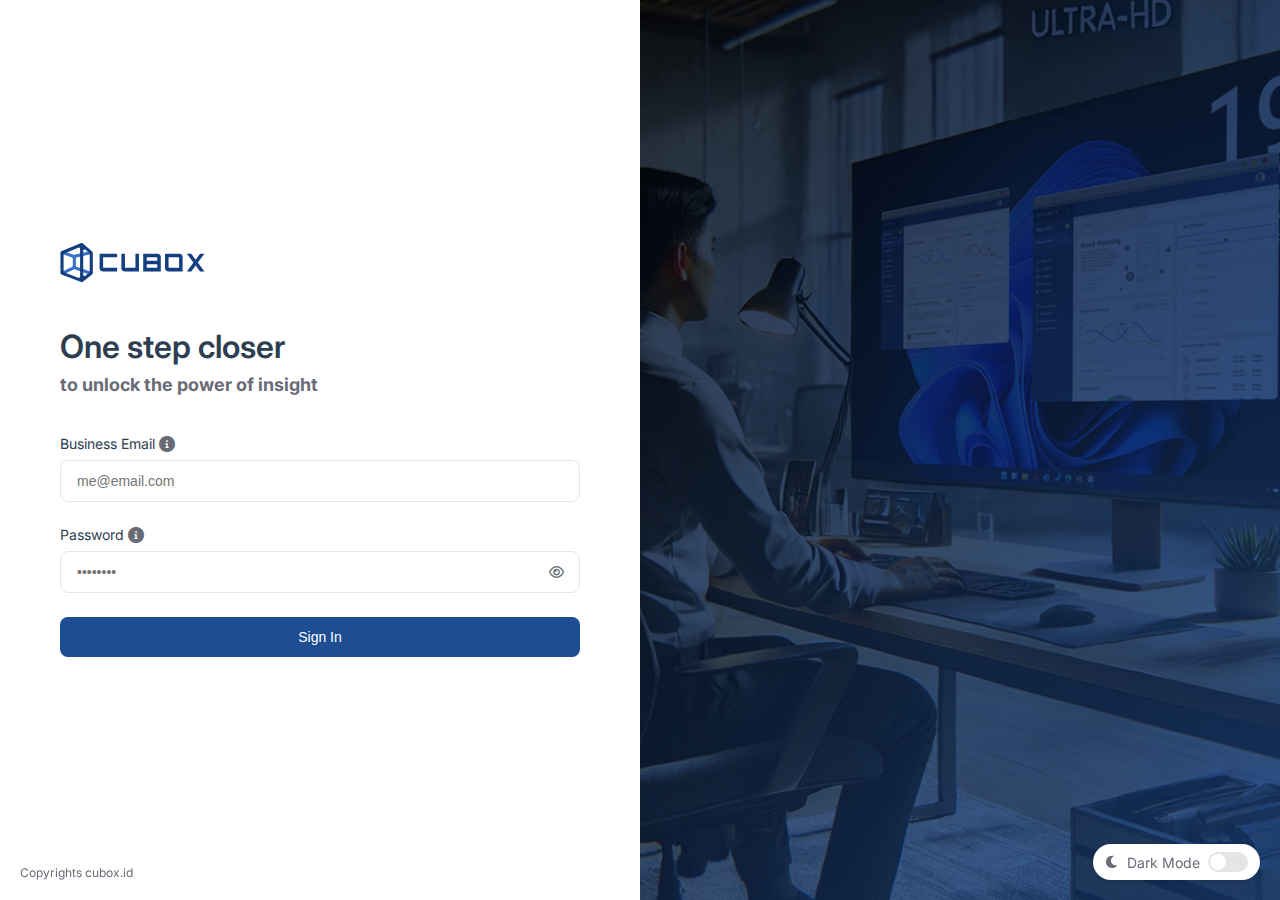
<file: index.html>
<!DOCTYPE html>
<html lang="en">
<head>
    <meta charset="UTF-8">
    <meta name="viewport" content="width=device-width, initial-scale=1.0">
    <title>Cubox - Login</title>
    <link rel="preconnect" href="https://fonts.googleapis.com">
    <link rel="preconnect" href="https://fonts.gstatic.com" crossorigin>
    <link href="https://fonts.googleapis.com/css2?family=Inter:wght@400;500;600;700&display=swap" rel="stylesheet">
    <style>
        :root {
            --primary-color: #1E4D92;
            --text-color: #2C3E50;
            --border-color: #E5E5E5;
            --background-color: #FFFFFF;
        }

        * {
            margin: 0;
            padding: 0;
            box-sizing: border-box;
        }

        body {
            font-family: 'Inter', sans-serif;
            background-color: var(--background-color);
            min-height: 100vh;
            display: flex;
            position: relative;
            overflow: hidden;
        }

        .page-container {
            display: flex;
            width: 100%;
            height: 100vh;
            position: relative;
        }

        .login-container {
            width: 50%;
            padding: 40px 60px;
            position: relative;
            z-index: 1;
            display: flex;
            flex-direction: column;
            justify-content: center;
            background-color: var(--background-color);
        }

        .hero-container {
            position: fixed;
            top: 0;
            right: 0;
            width: 50%;
            height: 100vh;
            background-image:url('assets/images/hero.png');
            background-size: cover;
            background-position: center;
            background-repeat: no-repeat;
        }

        .hero-overlay {
            position: absolute;
            top: 0;
            left: 0;
            right: 0;
            bottom: 0;
            background: linear-gradient(
                135deg,
                rgba(0, 0, 0, 0.7) 0%,
                rgba(30, 77, 146, 0.6) 100%
            );
        }

        .logo {
            margin-bottom: 40px;
        }

        .logo img {
            height: 40px;
        }

        .login-title {
            font-size: 32px;
            font-weight: 600;
            color: var(--text-color);
            margin-bottom: 8px;
        }

        .login-subtitle {
            font-size: 18px;
            color: #696B77;
            margin-bottom: 40px;
        }

        .form-group {
            margin-bottom: 24px;
        }

        .form-label {
            display: flex;
            align-items: center;
            gap: 4px;
            margin-bottom: 8px;
            color: var(--text-color);
            font-size: 14px;
        }

        .form-label i {
            color: #696B77;
            font-size: 16px;
            cursor: help;
        }

        .form-input {
            width: 100%;
            padding: 12px 16px;
            border: 1px solid var(--border-color);
            border-radius: 8px;
            font-size: 14px;
            color: var(--text-color);
            transition: all 0.2s;
        }

        .form-input:focus {
            outline: none;
            border-color: var(--primary-color);
            box-shadow: 0 0 0 3px rgba(30, 77, 146, 0.1);
        }

        .password-input-wrapper {
            position: relative;
        }

        .password-toggle {
            position: absolute;
            right: 16px;
            top: 50%;
            transform: translateY(-50%);
            color: #696B77;
            cursor: pointer;
            background: none;
            border: none;
            padding: 0;
        }

        .sign-in-button {
            width: 100%;
            padding: 12px;
            background: var(--primary-color);
            color: white;
            border: none;
            border-radius: 8px;
            font-size: 14px;
            font-weight: 500;
            cursor: pointer;
            transition: all 0.2s;
        }

        .sign-in-button:hover {
            background: #163a70;
        }

        .copyright {
            position: fixed;
            bottom: 20px;
            left: 20px;
            color: #696B77;
            font-size: 12px;
            z-index: 2;
        }

        .dark-mode-toggle {
            position: fixed;
            bottom: 20px;
            right: 20px;
            display: flex;
            align-items: center;
            gap: 8px;
            color: #696B77;
            font-size: 14px;
            z-index: 2;
            background: white;
            padding: 8px 12px;
            border-radius: 20px;
            box-shadow: 0 2px 4px rgba(0,0,0,0.1);
        }

        .toggle-switch {
            position: relative;
            width: 40px;
            height: 20px;
        }

        .toggle-switch input {
            opacity: 0;
            width: 0;
            height: 0;
        }

        .toggle-slider {
            position: absolute;
            cursor: pointer;
            top: 0;
            left: 0;
            right: 0;
            bottom: 0;
            background-color: #E5E5E5;
            transition: .4s;
            border-radius: 20px;
        }

        .toggle-slider:before {
            position: absolute;
            content: "";
            height: 16px;
            width: 16px;
            left: 2px;
            bottom: 2px;
            background-color: white;
            transition: .4s;
            border-radius: 50%;
        }

        input:checked + .toggle-slider {
            background-color: var(--primary-color);
        }

        input:checked + .toggle-slider:before {
            transform: translateX(20px);
        }

        .background-pattern {
            position: fixed;
            bottom: -100px;
            left: -100px;
            width: 800px;
            height: 800px;
            opacity: 0.1;
            pointer-events: none;
        }

        .background-pattern svg {
            width: 100%;
            height: 100%;
        }

        @media (max-width: 1024px) {
            .login-container {
                width: 100%;
                max-width: none;
                padding: 40px 20px;
            }
            .hero-container {
                display: none;
            }
        }
    </style>
</head>
<body>
    <div class="page-container">
        <div class="login-container">
            <div class="logo">
                <img src="assets/images/logo.svg" alt="Cubox Logo">
            </div>
            <h1 class="login-title">One step closer</h1>
            <h2 class="login-subtitle">to unlock the power of insight</h2>
            <form>
                <div class="form-group">
                    <label class="form-label">
                        Business Email
                        <i class="fas fa-info-circle"></i>
                    </label>
                    <input type="email" class="form-input" placeholder="me@email.com">
                </div>
                <div class="form-group">
                    <label class="form-label">
                        Password
                        <i class="fas fa-info-circle"></i>
                    </label>
                    <div class="password-input-wrapper">
                        <input type="password" class="form-input" placeholder="••••••••">
                        <button type="button" class="password-toggle">
                            <i class="far fa-eye"></i>
                        </button>
                    </div>
                </div>
                <button type="submit" class="sign-in-button">Sign In</button>
            </form>
        </div>

        <div class="hero-container">
            <div class="hero-overlay"></div>
        </div>

        <div class="copyright">
            Copyrights cubox.id
        </div>

        <div class="dark-mode-toggle">
            <i class="fas fa-moon"></i>
            Dark Mode
            <label class="toggle-switch">
                <input type="checkbox" id="darkModeToggle">
                <span class="toggle-slider"></span>
            </label>
        </div>

        <div class="background-pattern">
            <svg width="100%" height="100%" viewBox="0 0 800 800">
                <pattern id="cubePattern" x="0" y="0" width="100" height="100" patternUnits="userSpaceOnUse">
                    <path d="M50 0 L75 25 L75 75 L50 100 L25 75 L25 25 Z" fill="none" stroke="#1E4D92" stroke-width="1"/>
                </pattern>
                <rect width="100%" height="100%" fill="url(#cubePattern)"/>
            </svg>
        </div>
    </div>

    <link rel="stylesheet" href="https://cdnjs.cloudflare.com/ajax/libs/font-awesome/6.0.0/css/all.min.css">
    <script>
        // Password toggle functionality
        document.querySelector('.password-toggle').addEventListener('click', function() {
            const input = this.previousElementSibling;
            const icon = this.querySelector('i');
            
            if (input.type === 'password') {
                input.type = 'text';
                icon.classList.remove('fa-eye');
                icon.classList.add('fa-eye-slash');
            } else {
                input.type = 'password';
                icon.classList.remove('fa-eye-slash');
                icon.classList.add('fa-eye');
            }
        });

        // Dark mode toggle functionality
        document.getElementById('darkModeToggle').addEventListener('change', function() {
            document.body.classList.toggle('dark-mode');
        });
    </script>
</body>
</html>
</file>
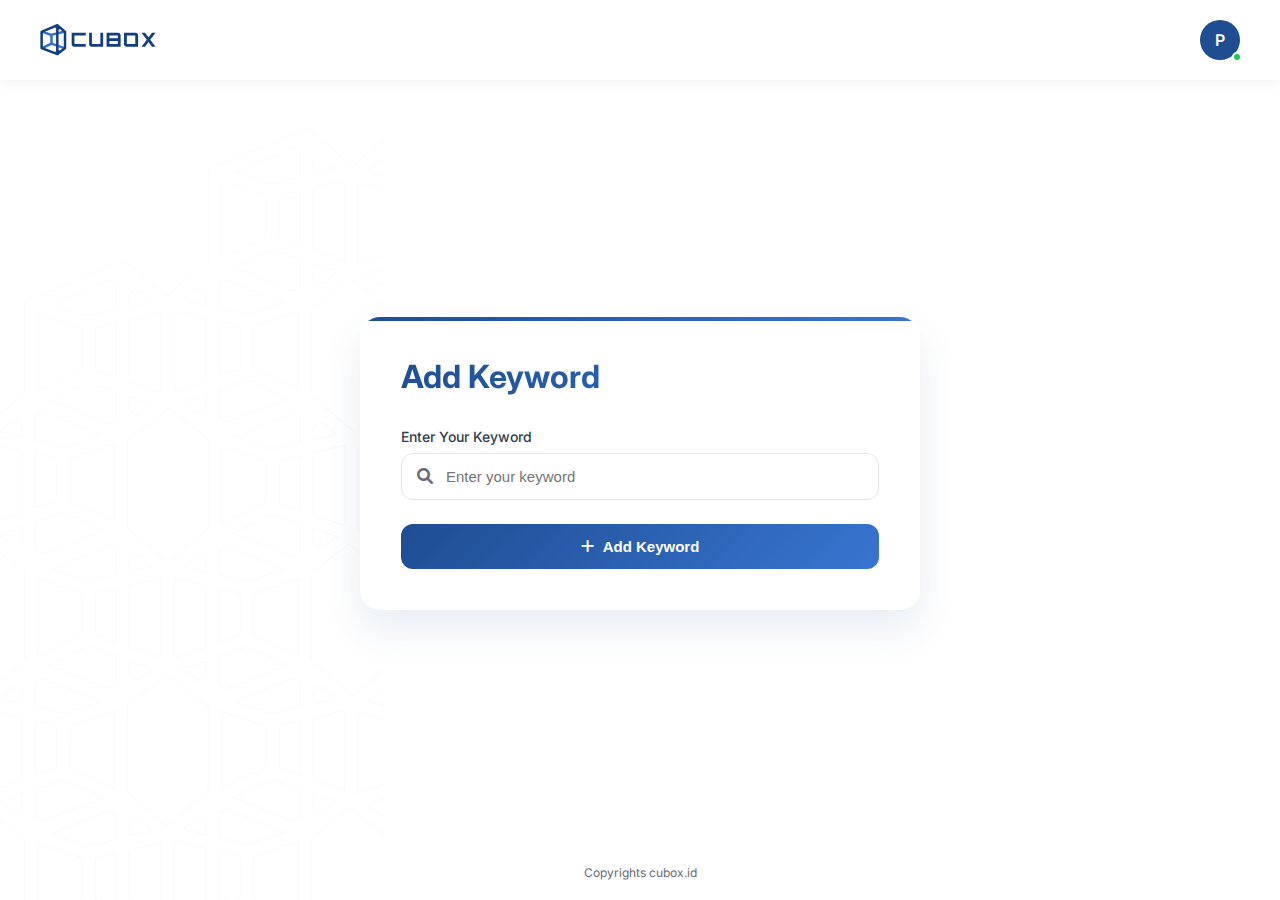
<file: campaign-keyword.html>
<!DOCTYPE html>
<html lang="en">
<head>
    <meta charset="UTF-8">
    <meta name="viewport" content="width=device-width, initial-scale=1.0">
    <title>Campaign Keyword - Cubox.id</title>
    <link rel="preconnect" href="https://fonts.googleapis.com">
    <link rel="preconnect" href="https://fonts.gstatic.com" crossorigin>
    <link href="https://fonts.googleapis.com/css2?family=Inter:wght@400;500;600;700&display=swap" rel="stylesheet">
    <link rel="stylesheet" href="https://cdnjs.cloudflare.com/ajax/libs/font-awesome/6.0.0/css/all.min.css">
    <style>
        :root {
            --primary-color: #1E4D92;
            --text-color: #2C3E50;
            --border-color: #E5E5E5;
            --background-color: #FFFFFF;
        }

        * {
            margin: 0;
            padding: 0;
            box-sizing: border-box;
        }

        body {
            font-family: 'Inter', sans-serif;
            background-color: var(--background-color);
            min-height: 100vh;
            display: flex;
            position: relative;
            overflow: hidden;
        }

        body::before {
            content: '';
            position: absolute;
            top: 0;
            left: 0;
            width: 30%;
            height: 100%;
            background-image: url('assets/images/bg.svg');
            background-repeat: no-repeat;
            background-size: cover;
            background-position: left center;
            opacity: 0.2;
            z-index: 0;
        }

        .container {
            width: 100%;
            min-height: 100vh;
            background: linear-gradient(135deg, rgba(255, 255, 255, 0.95), rgba(255, 255, 255, 0.85));
            display: flex;
            flex-direction: column;
            position: relative;
            z-index: 1;
        }

        .header {
            display: flex;
            justify-content: space-between;
            align-items: center;
            padding: 20px 40px;
            background: white;
            box-shadow: 0 4px 12px rgba(0, 0, 0, 0.05);
            position: relative;
            z-index: 10;
        }

        .logo {
            display: flex;
            align-items: center;
        }

        .logo img {
            height: 32px;
        }

        .avatar {
            position: relative;
            width: 40px;
            height: 40px;
            background: var(--primary-color);
            border-radius: 50%;
            display: flex;
            align-items: center;
            justify-content: center;
            color: white;
            font-weight: 600;
            cursor: pointer;
        }

        .status-dot {
            position: absolute;
            width: 10px;
            height: 10px;
            border-radius: 50%;
            border: 2px solid white;
            background: #22C55E;
            bottom: -2px;
            right: -2px;
        }

        .main-content {
            flex: 1;
            display: flex;
            justify-content: center;
            align-items: center;
            padding: 40px;
        }

        .content-wrapper {
            width: 100%;
            max-width: 560px;
            background: white;
            border-radius: 20px;
            box-shadow: 0 20px 40px rgba(30, 77, 146, 0.1);
            border: 1px solid rgba(255, 255, 255, 0.2);
            padding: 40px;
            position: relative;
            overflow: hidden;
        }

        .content-wrapper::before {
            content: '';
            position: absolute;
            top: 0;
            left: 0;
            right: 0;
            height: 4px;
            background: linear-gradient(90deg, var(--primary-color), #3875D1);
        }

        .page-title {
            font-size: 32px;
            font-weight: 700;
            background: linear-gradient(135deg, var(--primary-color), #3875D1);
            -webkit-background-clip: text;
            -webkit-text-fill-color: transparent;
            margin-bottom: 32px;
        }

        .form-group {
            margin-bottom: 24px;
        }

        .form-label {
            display: block;
            margin-bottom: 8px;
            color: var(--text-color);
            font-size: 14px;
            font-weight: 500;
        }

        .input-wrapper {
            position: relative;
        }

        .input-icon {
            position: absolute;
            left: 16px;
            top: 50%;
            transform: translateY(-50%);
            color: #696B77;
        }

        .form-input {
            width: 100%;
            padding: 14px 16px 14px 44px;
            border: 1px solid var(--border-color);
            border-radius: 12px;
            font-size: 15px;
            color: var(--text-color);
            transition: all 0.3s ease;
            background: rgba(255, 255, 255, 0.9);
        }

        .form-input:focus {
            outline: none;
            border-color: var(--primary-color);
            box-shadow: 0 0 0 4px rgba(30, 77, 146, 0.1);
            background: white;
        }

        .button {
            width: 100%;
            padding: 14px;
            background: linear-gradient(135deg, var(--primary-color), #3875D1);
            color: white;
            border: none;
            border-radius: 12px;
            font-size: 15px;
            font-weight: 600;
            cursor: pointer;
            transition: all 0.3s ease;
            display: flex;
            align-items: center;
            justify-content: center;
            gap: 8px;
        }

        .button:hover {
            transform: translateY(-1px);
            box-shadow: 0 8px 16px rgba(30, 77, 146, 0.2);
        }

        .copyright {
            text-align: center;
            color: #696B77;
            font-size: 12px;
            padding: 20px;
        }

        @media (max-width: 768px) {
            .header {
                padding: 16px 20px;
            }

            .main-content {
                padding: 20px;
            }

            .content-wrapper {
                padding: 30px;
            }
        }
    </style>
</head>
<body>
    <div class="container">
        <header class="header">
            <div class="logo">
                <img src="assets/images/logo.svg" alt="Cubox">
            </div>
            <div class="avatar">
                <span>P</span>
                <div class="status-dot"></div>
            </div>
        </header>

        <div class="main-content">
            <div class="content-wrapper">
                <h1 class="page-title">Add Keyword</h1>
                <form>
                    <div class="form-group">
                        <label class="form-label">Enter Your Keyword</label>
                        <div class="input-wrapper">
                            <i class="fas fa-search input-icon"></i>
                            <input type="text" class="form-input" placeholder="Enter your keyword">
                        </div>
                    </div>
                    <button type="button" class="button" onclick="window.location.href='choose-service.html'">
                        <i class="fas fa-plus"></i>
                        Add Keyword
                    </button>
                </form>
            </div>
        </div>

        <div class="copyright">
            Copyrights cubox.id
        </div>
    </div>
</body>
</html>
</file>
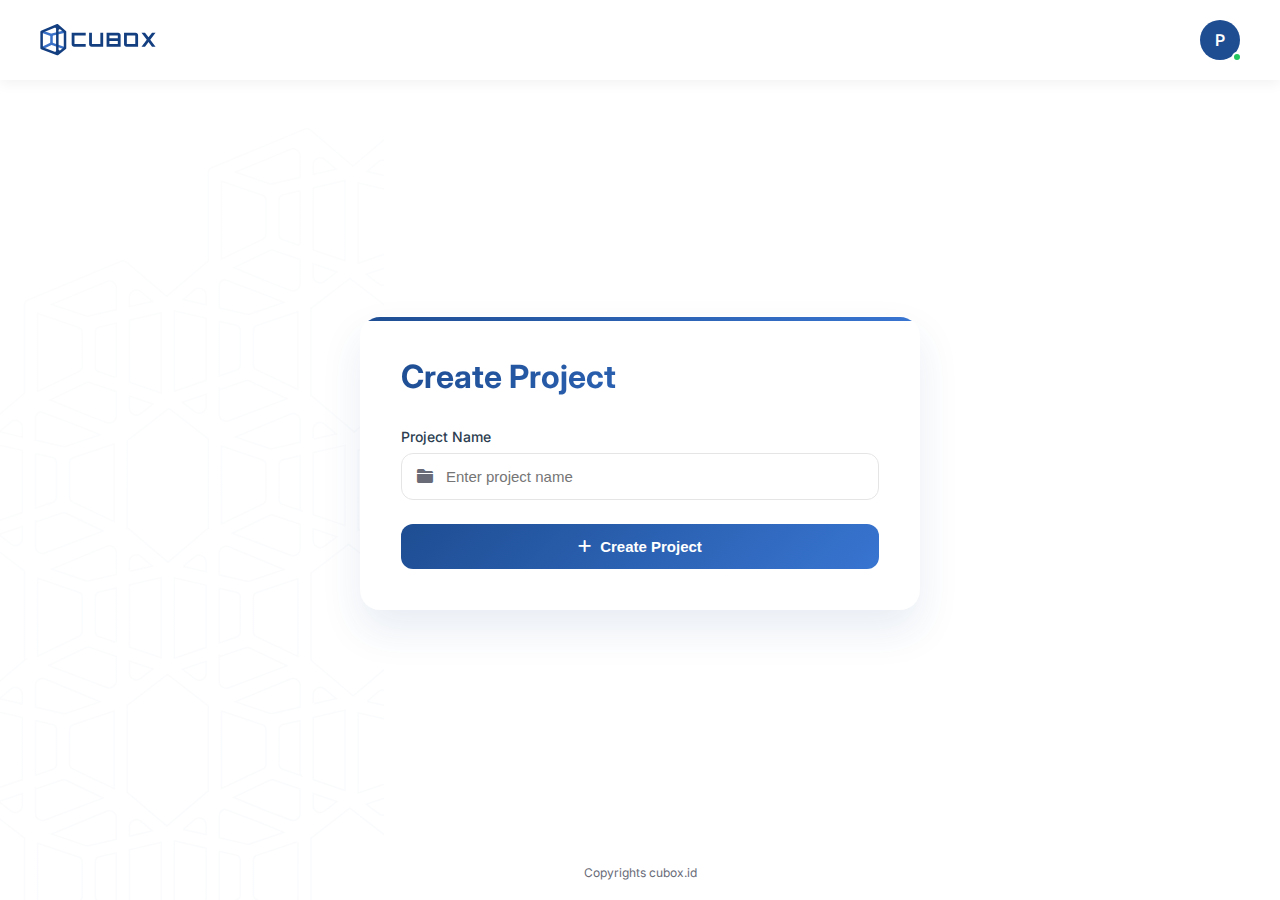
<file: campaign.html>
<!DOCTYPE html>
<html lang="en">
<head>
    <meta charset="UTF-8">
    <meta name="viewport" content="width=device-width, initial-scale=1.0">
    <title>Create Campaign - Cubox.id</title>
    <link rel="preconnect" href="https://fonts.googleapis.com">
    <link rel="preconnect" href="https://fonts.gstatic.com" crossorigin>
    <link href="https://fonts.googleapis.com/css2?family=Inter:wght@400;500;600;700&display=swap" rel="stylesheet">
    <link rel="stylesheet" href="https://cdnjs.cloudflare.com/ajax/libs/font-awesome/6.0.0/css/all.min.css">
    <style>
        :root {
            --primary-color: #1E4D92;
            --text-color: #2C3E50;
            --border-color: #E5E5E5;
            --background-color: #FFFFFF;
        }

        * {
            margin: 0;
            padding: 0;
            box-sizing: border-box;
        }

        body {
            font-family: 'Inter', sans-serif;
            background-color: var(--background-color);
            min-height: 100vh;
            display: flex;
            position: relative;
            overflow: hidden;
        }

        body::before {
            content: '';
            position: absolute;
            top: 0;
            left: 0;
            width: 30%;
            height: 100%;
            background-image: url('assets/images/bg.svg');
            background-repeat: no-repeat;
            background-size: cover;
            background-position: left center;
            opacity: 0.2;
            z-index: 0;
        }

        .container {
            width: 100%;
            min-height: 100vh;
            background: linear-gradient(135deg, rgba(255, 255, 255, 0.95), rgba(255, 255, 255, 0.85));
            display: flex;
            flex-direction: column;
            position: relative;
            z-index: 1;
        }

        .header {
            display: flex;
            justify-content: space-between;
            align-items: center;
            padding: 20px 40px;
            background: white;
            box-shadow: 0 4px 12px rgba(0, 0, 0, 0.05);
            position: relative;
            z-index: 10;
        }

        .logo {
            display: flex;
            align-items: center;
        }

        .logo img {
            height: 32px;
        }

        .avatar {
            position: relative;
            width: 40px;
            height: 40px;
            background: var(--primary-color);
            border-radius: 50%;
            display: flex;
            align-items: center;
            justify-content: center;
            color: white;
            font-weight: 600;
            cursor: pointer;
        }

        .status-dot {
            position: absolute;
            width: 10px;
            height: 10px;
            border-radius: 50%;
            border: 2px solid white;
            background: #22C55E;
            bottom: -2px;
            right: -2px;
        }

        .main-content {
            flex: 1;
            display: flex;
            justify-content: center;
            align-items: center;
            padding: 40px;
        }

        .content-wrapper {
            width: 100%;
            max-width: 560px;
            background: white;
            border-radius: 20px;
            box-shadow: 0 20px 40px rgba(30, 77, 146, 0.1);
            border: 1px solid rgba(255, 255, 255, 0.2);
            padding: 40px;
            position: relative;
            overflow: hidden;
        }

        .content-wrapper::before {
            content: '';
            position: absolute;
            top: 0;
            left: 0;
            right: 0;
            height: 4px;
            background: linear-gradient(90deg, var(--primary-color), #3875D1);
        }

        .page-title {
            font-size: 32px;
            font-weight: 700;
            background: linear-gradient(135deg, var(--primary-color), #3875D1);
            -webkit-background-clip: text;
            -webkit-text-fill-color: transparent;
            margin-bottom: 32px;
        }

        .form-group {
            margin-bottom: 24px;
        }

        .form-label {
            display: block;
            margin-bottom: 8px;
            color: var(--text-color);
            font-size: 14px;
            font-weight: 500;
        }

        .input-wrapper {
            position: relative;
        }

        .input-icon {
            position: absolute;
            left: 16px;
            top: 50%;
            transform: translateY(-50%);
            color: #696B77;
        }

        .form-input {
            width: 100%;
            padding: 14px 16px 14px 44px;
            border: 1px solid var(--border-color);
            border-radius: 12px;
            font-size: 15px;
            color: var(--text-color);
            transition: all 0.3s ease;
            background: rgba(255, 255, 255, 0.9);
        }

        .form-input:focus {
            outline: none;
            border-color: var(--primary-color);
            box-shadow: 0 0 0 4px rgba(30, 77, 146, 0.1);
            background: white;
        }

        .button {
            width: 100%;
            padding: 14px;
            background: linear-gradient(135deg, var(--primary-color), #3875D1);
            color: white;
            border: none;
            border-radius: 12px;
            font-size: 15px;
            font-weight: 600;
            cursor: pointer;
            transition: all 0.3s ease;
            display: flex;
            align-items: center;
            justify-content: center;
            gap: 8px;
        }

        .button:hover {
            transform: translateY(-1px);
            box-shadow: 0 8px 16px rgba(30, 77, 146, 0.2);
        }

        .copyright {
            text-align: center;
            color: #696B77;
            font-size: 12px;
            padding: 20px;
        }

        @media (max-width: 768px) {
            .header {
                padding: 16px 20px;
            }

            .main-content {
                padding: 20px;
            }

            .content-wrapper {
                padding: 30px;
            }
        }
    </style>
</head>
<body>
    <div class="container">
        <header class="header">
            <div class="logo">
                <img src="assets/images/logo.svg" alt="Cubox">
            </div>
            <div class="avatar">
                <span>P</span>
                <div class="status-dot"></div>
            </div>
        </header>

        <div class="main-content">
            <div class="content-wrapper">
                <h1 class="page-title">Create Project</h1>
                <form>
                    <div class="form-group">
                        <label class="form-label">Project Name</label>
                        <div class="input-wrapper">
                            <i class="fas fa-folder input-icon"></i>
                            <input type="text" class="form-input" placeholder="Enter project name">
                        </div>
                    </div>
                    <button type="button" class="button" onclick="window.location.href='campaign-keyword.html'">
                        <i class="fas fa-plus"></i>
                        Create Project
                    </button>
                </form>
            </div>
        </div>

        <div class="copyright">
            Copyrights cubox.id
        </div>
    </div>
</body>
</html>
</file>
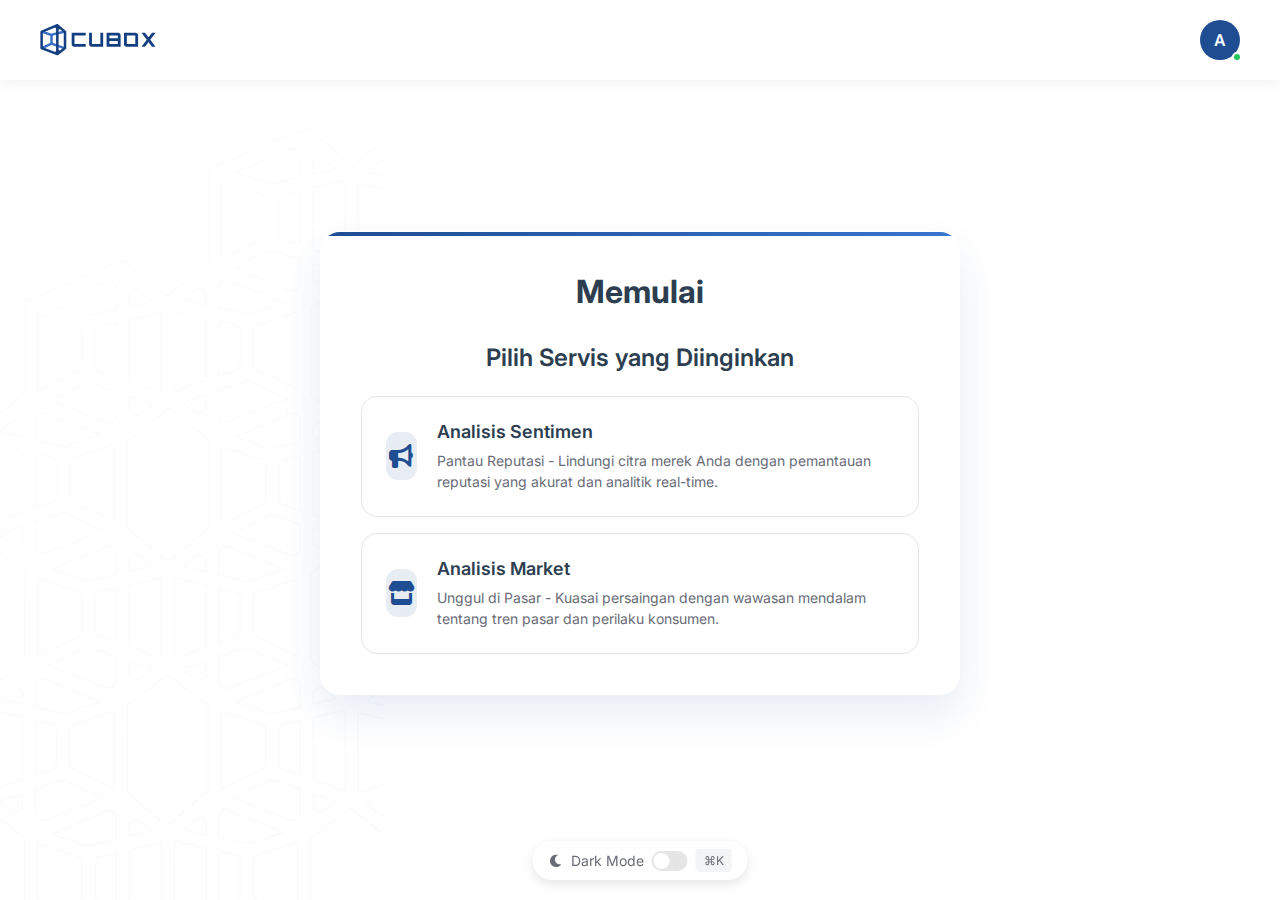
<file: choose-service.html>
<!DOCTYPE html>
<html lang="en">
<head>
    <meta charset="UTF-8">
    <meta name="viewport" content="width=device-width, initial-scale=1.0">
    <title>Choose Services - Cubox.id</title>
    <link rel="preconnect" href="https://fonts.googleapis.com">
    <link rel="preconnect" href="https://fonts.gstatic.com" crossorigin>
    <link href="https://fonts.googleapis.com/css2?family=Inter:wght@400;500;600;700&display=swap" rel="stylesheet">
    <link rel="stylesheet" href="https://cdnjs.cloudflare.com/ajax/libs/font-awesome/6.0.0/css/all.min.css">
    <style>
        :root {
            --primary-color: #1E4D92;
            --text-color: #2C3E50;
            --border-color: #E5E5E5;
            --background-color: #FFFFFF;
        }

        * {
            margin: 0;
            padding: 0;
            box-sizing: border-box;
        }

        body {
            font-family: 'Inter', sans-serif;
            background-color: var(--background-color);
            min-height: 100vh;
            display: flex;
            position: relative;
            overflow: hidden;
        }

        body::before {
            content: '';
            position: absolute;
            top: 0;
            left: 0;
            width: 30%;
            height: 100%;
            background-image: url('assets/images/bg.svg');
            background-repeat: no-repeat;
            background-size: cover;
            background-position: left center;
            opacity: 0.2;
            z-index: 0;
        }

        .container {
            width: 100%;
            min-height: 100vh;
            background: linear-gradient(135deg, rgba(255, 255, 255, 0.95), rgba(255, 255, 255, 0.85));
            display: flex;
            flex-direction: column;
            position: relative;
            z-index: 1;
        }

        .header {
            display: flex;
            justify-content: space-between;
            align-items: center;
            padding: 20px 40px;
            background: white;
            box-shadow: 0 4px 12px rgba(0, 0, 0, 0.05);
            position: relative;
            z-index: 10;
        }

        .logo {
            display: flex;
            align-items: center;
        }

        .logo img {
            height: 32px;
        }

        .avatar {
            position: relative;
            width: 40px;
            height: 40px;
            background: var(--primary-color);
            border-radius: 50%;
            display: flex;
            align-items: center;
            justify-content: center;
            color: white;
            font-weight: 600;
            cursor: pointer;
        }

        .status-dot {
            position: absolute;
            width: 10px;
            height: 10px;
            border-radius: 50%;
            border: 2px solid white;
            background: #22C55E;
            bottom: -2px;
            right: -2px;
        }

        .main-content {
            flex: 1;
            display: flex;
            justify-content: center;
            align-items: center;
            padding: 40px;
        }

        .content-wrapper {
            width: 100%;
            max-width: 640px;
            background: white;
            border-radius: 20px;
            box-shadow: 0 20px 40px rgba(30, 77, 146, 0.1);
            border: 1px solid rgba(255, 255, 255, 0.2);
            padding: 40px;
            position: relative;
            overflow: hidden;
        }

        .content-wrapper::before {
            content: '';
            position: absolute;
            top: 0;
            left: 0;
            right: 0;
            height: 4px;
            background: linear-gradient(90deg, var(--primary-color), #3875D1);
        }

        .page-title {
            font-size: 32px;
            font-weight: 700;
            color: var(--text-color);
            margin-bottom: 32px;
            text-align: center;
        }

        .service-header h2 {
            font-size: 24px;
            font-weight: 600;
            color: var(--text-color);
            margin-bottom: 24px;
            text-align: center;
        }

        .service-options {
            display: flex;
            flex-direction: column;
            gap: 16px;
        }

        .service-option {
            padding: 24px;
            border: 1px solid var(--border-color);
            border-radius: 16px;
            display: flex;
            align-items: center;
            gap: 20px;
            cursor: pointer;
            transition: all 0.3s ease;
        }

        .service-option:hover {
            border-color: var(--primary-color);
            box-shadow: 0 8px 16px rgba(30, 77, 146, 0.1);
            transform: translateY(-2px);
        }

        .service-icon {
            width: 48px;
            height: 48px;
            background: rgba(30, 77, 146, 0.1);
            border-radius: 12px;
            display: flex;
            align-items: center;
            justify-content: center;
            color: var(--primary-color);
            font-size: 24px;
        }

        .service-details h3 {
            font-size: 18px;
            font-weight: 600;
            color: var(--text-color);
            margin-bottom: 8px;
        }

        .service-details p {
            font-size: 14px;
            color: #696B77;
            line-height: 1.5;
        }

        .copyright {
            text-align: center;
            color: #696B77;
            font-size: 12px;
            padding: 20px;
        }

        .dark-mode-toggle {
            position: fixed;
            bottom: 20px;
            left: 50%;
            transform: translateX(-50%);
            display: flex;
            align-items: center;
            gap: 8px;
            background: white;
            padding: 8px 16px;
            border-radius: 20px;
            box-shadow: 0 4px 12px rgba(0, 0, 0, 0.1);
            color: #696B77;
            font-size: 14px;
        }

        .toggle-left {
            display: flex;
            align-items: center;
            gap: 8px;
        }

        .toggle-switch {
            position: relative;
            width: 36px;
            height: 20px;
        }

        input[type="checkbox"] {
            display: none;
        }

        .switch-label {
            position: absolute;
            top: 0;
            left: 0;
            width: 36px;
            height: 20px;
            border-radius: 10px;
            background: #E5E5E5;
            cursor: pointer;
            transition: all 0.3s ease;
        }

        .switch-label:after {
            content: '';
            position: absolute;
            top: 2px;
            left: 2px;
            width: 16px;
            height: 16px;
            border-radius: 50%;
            background: white;
            transition: all 0.3s ease;
        }

        input[type="checkbox"]:checked + .switch-label {
            background: var(--primary-color);
        }

        input[type="checkbox"]:checked + .switch-label:after {
            left: calc(100% - 18px);
        }

        .shortcut {
            padding: 4px 8px;
            background: #F3F4F6;
            border-radius: 4px;
            font-size: 12px;
            color: #696B77;
        }

        @media (max-width: 768px) {
            .header {
                padding: 16px 20px;
            }

            .main-content {
                padding: 20px;
            }

            .content-wrapper {
                padding: 30px;
            }

            .service-option {
                padding: 20px;
            }
        }
    </style>
</head>
<body>
    <div class="container">
        <header class="header">
            <div class="logo">
                <img src="assets/images/logo.svg" alt="Cubox">
            </div>
            <div class="avatar">
                <span>A</span>
                <div class="status-dot"></div>
            </div>
        </header>

        <div class="main-content">
            <div class="content-wrapper">
                <h1 class="page-title">Memulai</h1>
                <div class="service-box">
                    <div class="service-header">
                        <h2>Pilih Servis yang Diinginkan</h2>
                    </div>
                    <div class="service-options">
                        <div class="service-option" onclick="window.location.href='dashboard.html'">
                            <div class="service-icon">
                                <i class="fas fa-bullhorn"></i>
                            </div>
                            <div class="service-details">
                                <h3>Analisis Sentimen</h3>
                                <p>Pantau Reputasi - Lindungi citra merek Anda dengan pemantauan reputasi yang akurat dan analitik real-time.</p>
                            </div>
                        </div>
                        <div class="service-option">
                            <div class="service-icon">
                                <i class="fas fa-store"></i>
                            </div>
                            <div class="service-details">
                                <h3>Analisis Market</h3>
                                <p>Unggul di Pasar - Kuasai persaingan dengan wawasan mendalam tentang tren pasar dan perilaku konsumen.</p>
                            </div>
                        </div>
                    </div>
                </div>
            </div>
        </div>

        <div class="copyright">
            Copyrights cubox.id
        </div>

        <div class="dark-mode-toggle">
            <div class="toggle-left">
                <i class="fas fa-moon"></i>
                <span>Dark Mode</span>
                <div class="toggle-switch">
                    <input type="checkbox" id="darkMode">
                    <label for="darkMode" class="switch-label"></label>
                </div>
            </div>
            <span class="shortcut">⌘K</span>
        </div>
    </div>
</body>
</html>
</file>
